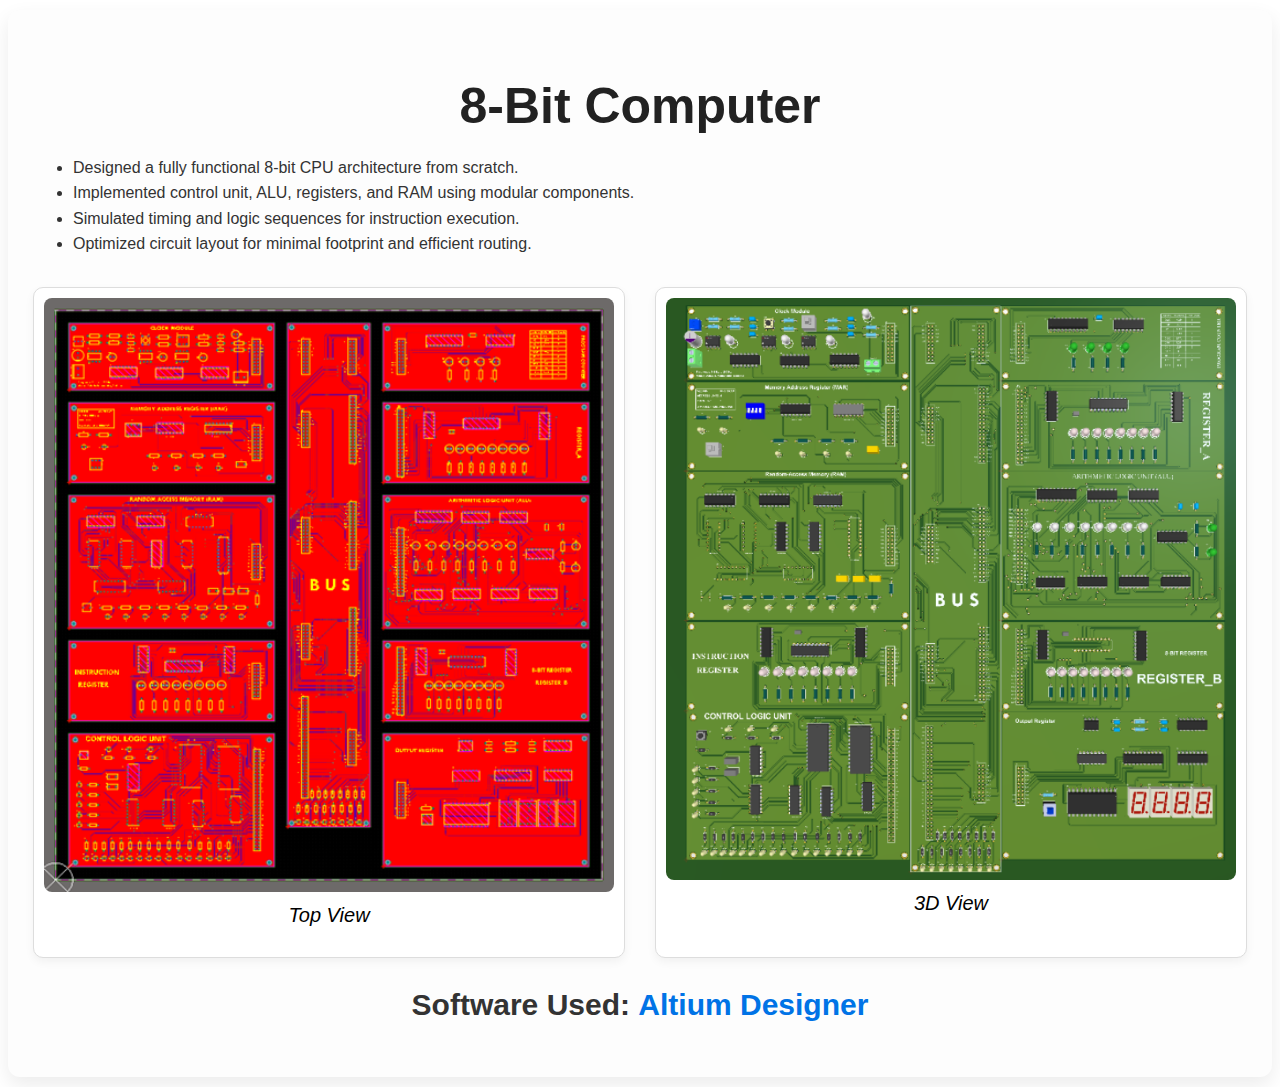
<file: Components/8bit.html>
<!DOCTYPE html>
<html lang="en">
<head>
    <meta charset="UTF-8">
    <meta name="viewport" content="width=device-width, initial-scale=1.0">
    <link rel="stylesheet" href="../Css/project-style.css">
    <title>8 - Bit Computer</title>
</head>
<body>
  <section class="project-section">
    <h2 class="section-title">8-Bit Computer</h2>

    <ul class="project-points">
      <li>Designed a fully functional 8-bit CPU architecture from scratch.</li>
      <li>Implemented control unit, ALU, registers, and RAM using modular components.</li>
      <li>Simulated timing and logic sequences for instruction execution.</li>
      <li>Optimized circuit layout for minimal footprint and efficient routing.</li>
    </ul>

    <div class="image-gallery">
      <div class="image-card">
        <img src="../layers/8bit-top.png" alt="Top View of 8-bit Computer">
        <p class="image-label">Top View</p>
      </div>
      <div class="image-card">
        <img src="../layers/8bit.png" alt="3D View of 8-bit Computer">
        <p class="image-label">3D View</p>
      </div>
    </div>

    <h3 class="software-used">Software Used: <span>Altium Designer</span></h3>
  </section>
</body>

</html>
</file>
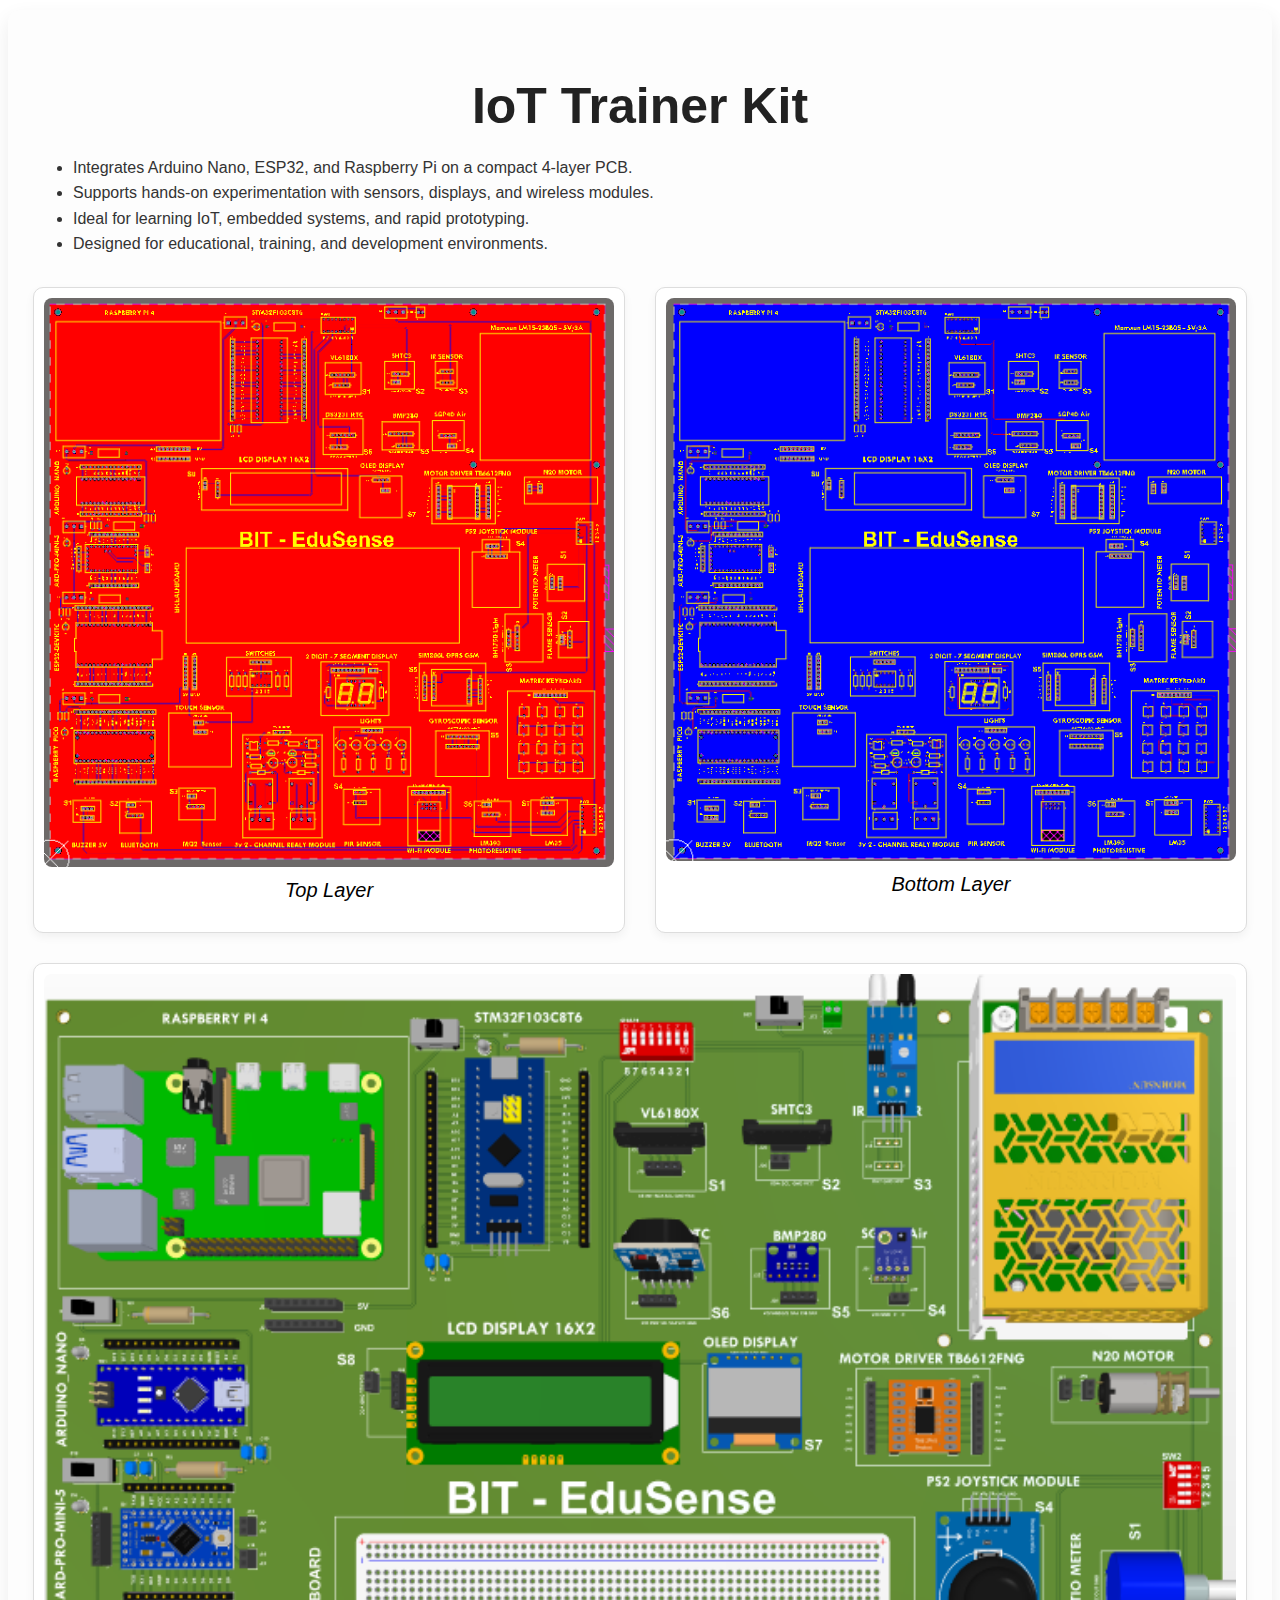
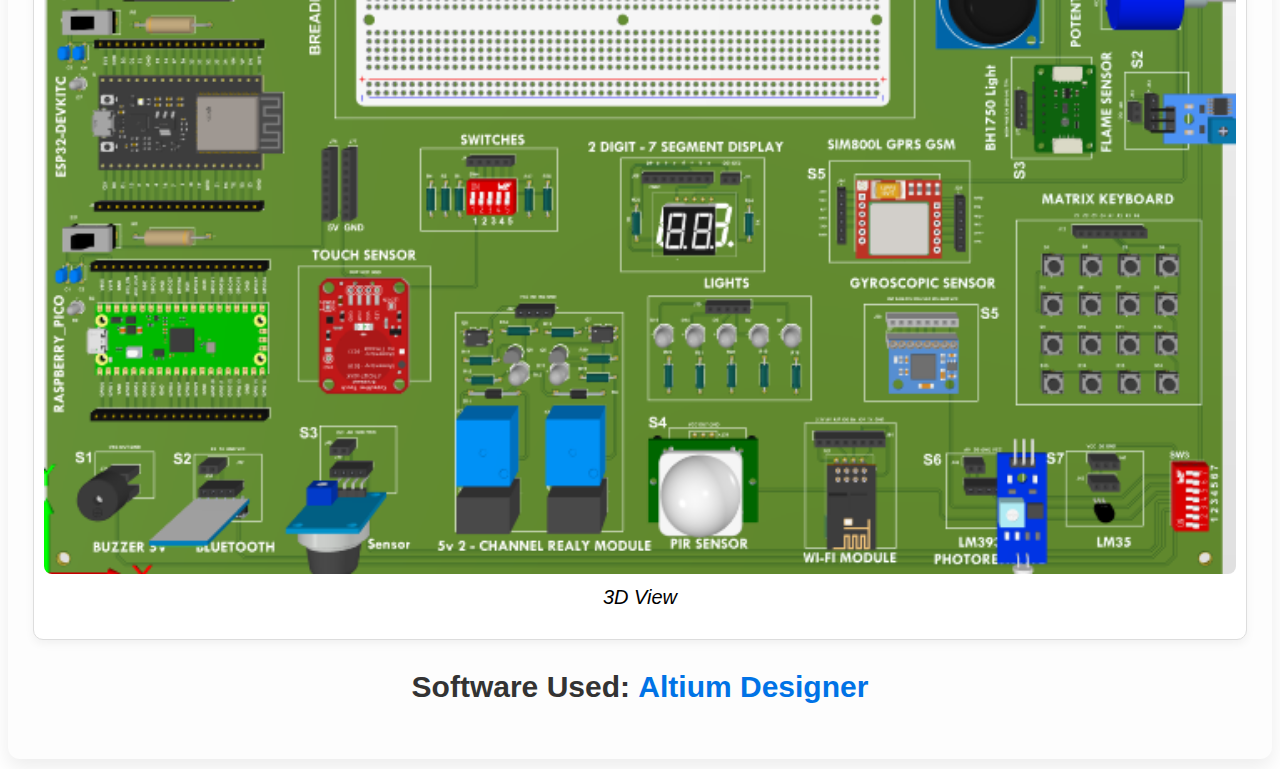
<file: Components/iot.html>
<!DOCTYPE html>
<html lang="en">
<head>
    <meta charset="UTF-8">
    <meta name="viewport" content="width=device-width, initial-scale=1.0">
    <link rel="stylesheet" href="../Css/project-style.css">
    <title>IOT trainer kit</title>
</head>
<body>
  <section class="project-section">
    <h2 class="section-title">IoT Trainer Kit</h2>
    <ul class="project-points">
      <li>Integrates Arduino Nano, ESP32, and Raspberry Pi on a compact 4-layer PCB.</li>
      <li>Supports hands-on experimentation with sensors, displays, and wireless modules.</li>
      <li>Ideal for learning IoT, embedded systems, and rapid prototyping.</li>
      <li>Designed for educational, training, and development environments.</li>
    </ul>

    <div class="image-gallery">
      <div class="image-card show">
        <img src="../layers/iot-top.png" alt="Top Layer of IoT Trainer Kit">
        <p class="image-label">Top Layer</p>
      </div>
      <div class="image-card show">
        <img src="../layers/iot-bottom.png" alt="Bottom Layer of IoT Trainer Kit">
        <p class="image-label">Bottom Layer</p>
      </div>
      <div class="image-card show">
        <img src="../layers/iot-3d.png" alt="3D View of IoT Trainer Kit">
        <p class="image-label">3D View</p>
      </div>
    </div>

    <h3 class="software-used">Software Used: <span>Altium Designer</span></h3>
  </section>
</body>


</html>
</file>
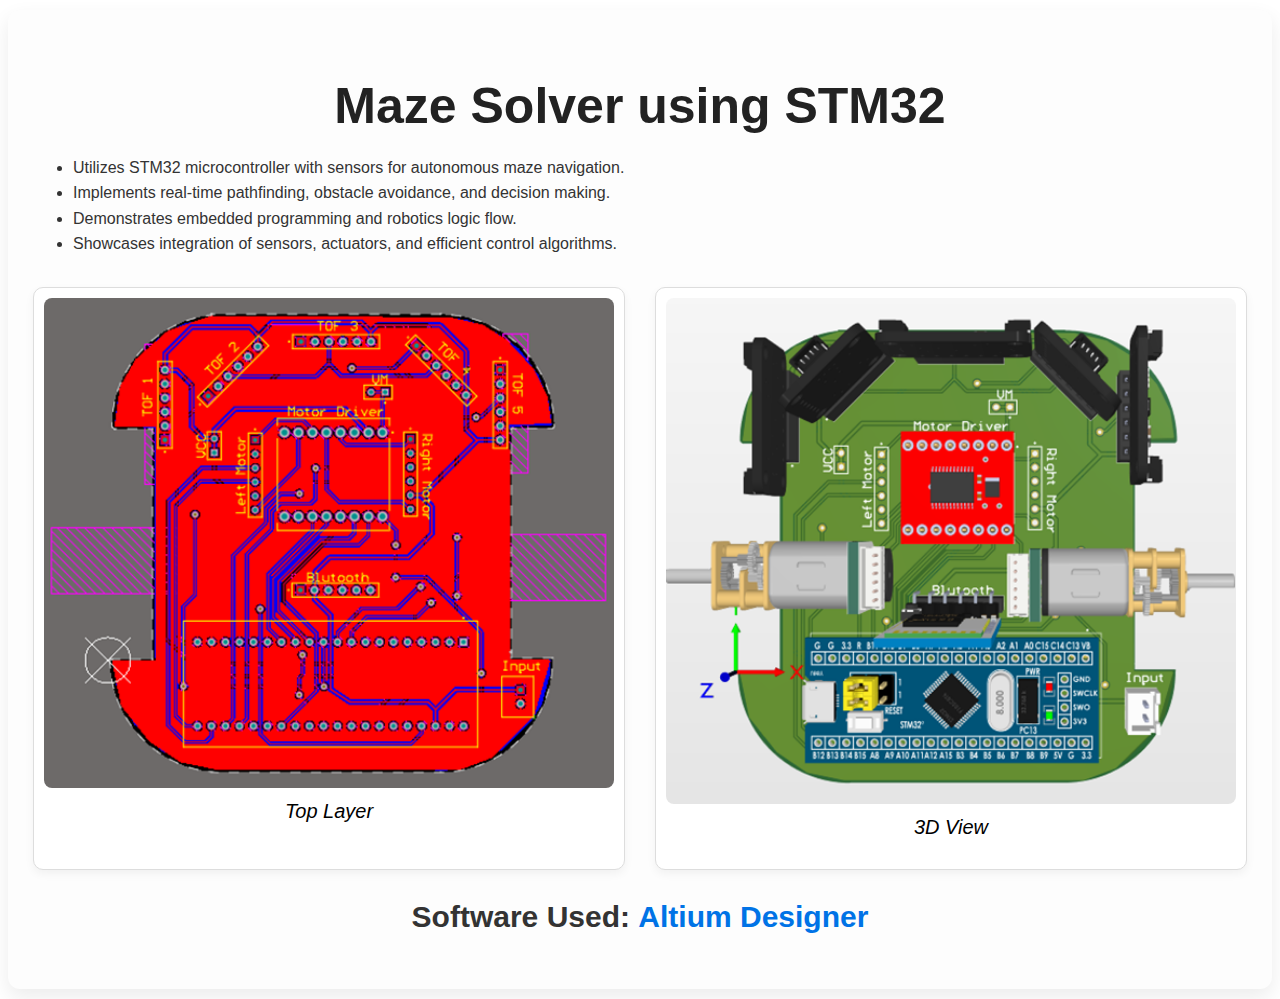
<file: Components/maze.html>
<!DOCTYPE html>
<html lang="en">
<head>
    <meta charset="UTF-8">
    <meta name="viewport" content="width=device-width, initial-scale=1.0">
    <link rel="stylesheet" href="../Css/project-style.css">
    <title>Maze Solver</title>
</head>
<body>
  <section class="project-section">
    <h2 class="section-title">Maze Solver using STM32</h2>

    <ul class="project-points">
      <li>Utilizes STM32 microcontroller with sensors for autonomous maze navigation.</li>
      <li>Implements real-time pathfinding, obstacle avoidance, and decision making.</li>
      <li>Demonstrates embedded programming and robotics logic flow.</li>
      <li>Showcases integration of sensors, actuators, and efficient control algorithms.</li>
    </ul>

    <div class="image-gallery">
      <div class="image-card">
        <img src="../layers/maze-top.png" alt="Top Layer of Maze Solver">
        <p class="image-label">Top Layer</p>
      </div>
      <div class="image-card">
        <img src="../layers/maze-3d.png" alt="3D View of Maze Solver">
        <p class="image-label">3D View</p>
      </div>
    </div>

    <h3 class="software-used">Software Used: <span>Altium Designer</span></h3>
  </section>
</body>

</html>
</file>
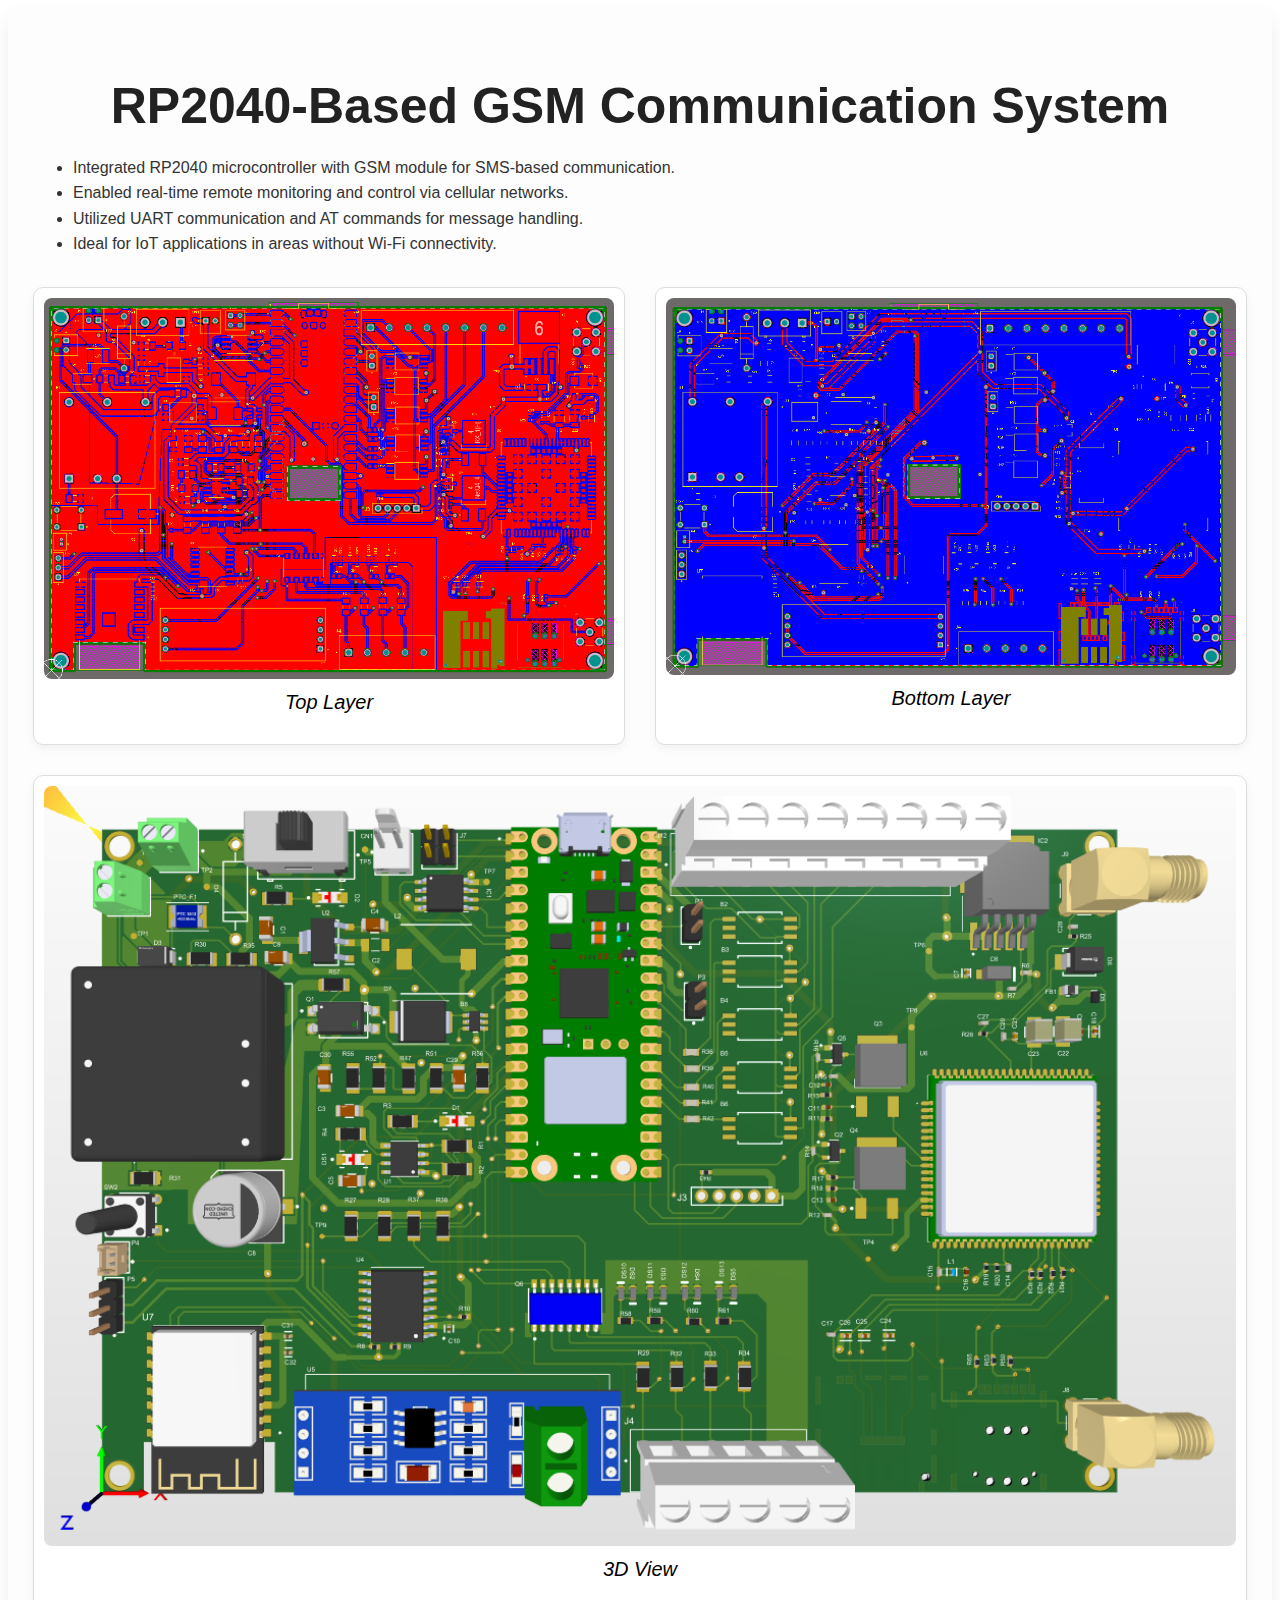
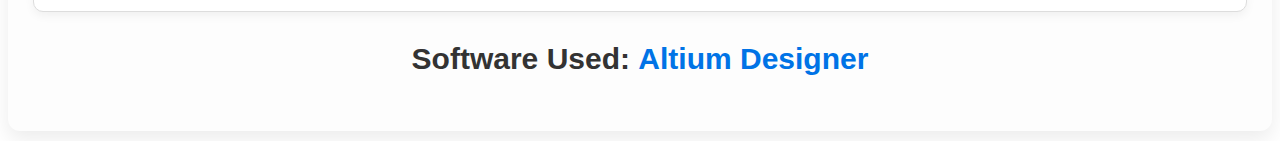
<file: Components/Rp2040.html>
<!DOCTYPE html>
<html lang="en">
<head>
    <meta charset="UTF-8">
    <meta name="viewport" content="width=device-width, initial-scale=1.0">
    <link rel="stylesheet" href="../Css/project-style.css">
    <title>RP2040</title>
</head>
<body>
  <section class="project-section">
    <h2 class="section-title">RP2040-Based GSM Communication System</h2>

    <ul class="project-points">
      <li>Integrated RP2040 microcontroller with GSM module for SMS-based communication.</li>
      <li>Enabled real-time remote monitoring and control via cellular networks.</li>
      <li>Utilized UART communication and AT commands for message handling.</li>
      <li>Ideal for IoT applications in areas without Wi-Fi connectivity.</li>
    </ul>

    <div class="image-gallery">
      <div class="image-card show">
        <img src="../layers/rp2040-top.png" alt="Top Layer of RP2040 GSM System">
        <p class="image-label">Top Layer</p>
      </div>
      <div class="image-card show">
        <img src="../layers/rp2040-bottom.png" alt="Bottom Layer of RP2040 GSM System">
        <p class="image-label">Bottom Layer</p>
      </div>
      <div class="image-card show">
        <img src="../layers/rp2040-3d.png" alt="3D View of RP2040 GSM System">
        <p class="image-label">3D View</p>
      </div>
    </div>

    <h3 class="software-used">Software Used: <span>Altium Designer</span></h3>
  </section>
</body>

</html>
</file>
<file: Css/project-style.css>
.project-section {
  /* max-width: 1000px;  */
  margin: 10px auto;
  padding: 25px;
  background: #fdfdfd;
  border-radius: 12px;
  box-shadow: 0 8px 20px rgba(0, 0, 0, 0.08);
  font-family: 'Segoe UI', sans-serif;
  color: #333;
}

.section-title {
  text-align: center;
  font-size: 50px;
  font-weight: 700;
  margin-bottom: 20px;
  color: #222;
}
.section-title1{
  text-align: center;
  font-size: 50px;
  font-weight: 700;
  margin-bottom: 20px;
  color: #ed0a0a;
}

.project-points {
  list-style-type: disc;
  padding-left: 40px;
  margin-bottom: 30px;
  font-size: 16px;
  line-height: 1.6;
}

.image-gallery {
  display: flex;
  flex-wrap: wrap;
  justify-content: center;
  gap: 30px;
  margin-bottom: 30px;
}

.image-card {
  flex: 1 1 400px;
  max-width: 100%;
  background: #fff;
  border: 1px solid #ddd;
  border-radius: 10px;
  padding: 10px;
  box-sizing: border-box;
  box-shadow: 0 4px 10px rgba(0, 0, 0, 0.05);
}

.image-card img {
  width: 100%;
  height: auto;
  border-radius: 8px;
}

.image-label {
  margin-top: 8px;
  font-size: 20px;
  font-weight: 500;
  color: #000000;
  font-style: italic;
  text-align: center;
}

.software-used {
  text-align: center;
  font-size: 30px;
  font-weight: 600;
  margin-top: 10px;
}

.software-used span {
  color: #0073e6;
  font-size: 30px;
  font-weight: 700;
}
</file>
